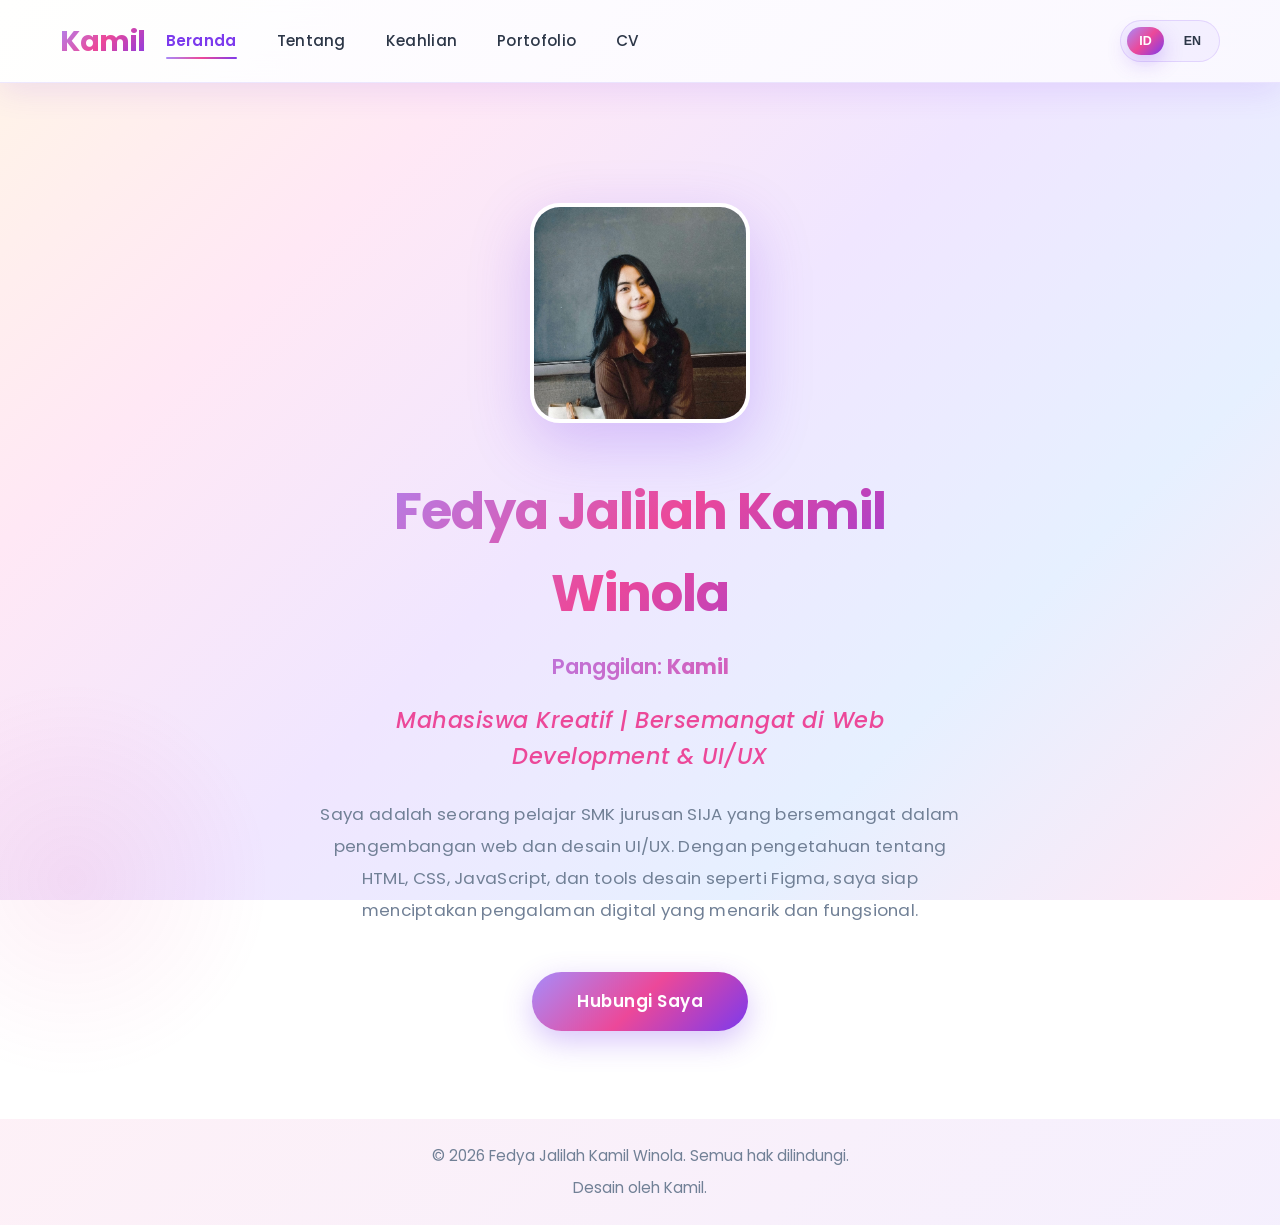
<file: Personal Branding/index.html>
<!DOCTYPE html>
<html lang="id">
<head>
  <meta charset="UTF-8">
  <meta name="viewport" content="width=device-width, initial-scale=1.0">
  <title>Fedya Jalilah Kamil Winola - Personal Branding</title>
  <link href="https://fonts.googleapis.com/css2?family=Poppins:wght@300;400;500;600;700&family=Playfair+Display:wght@400;700&display=swap" rel="stylesheet">
  <link rel="stylesheet" href="style.css">
</head>
<body>
  <!-- ==================== NAVBAR ==================== -->
  <nav>
    <div class="container">
      <a href="index.html" class="nav-brand">Kamil</a>
      <ul class="nav-menu">
        <li><a href="index.html" data-i18n="nav.home">Home</a></li>
        <li><a href="about.html" data-i18n="nav.about">About</a></li>
        <li><a href="skills.html" data-i18n="nav.skills">Skills</a></li>
        <li><a href="portofolio.html" data-i18n="nav.portfolio">Portfolio</a></li>
        <li><a href="cv.html" data-i18n="nav.cv">CV</a></li>
      </ul>
      <div class="lang-switch" aria-label="Language switcher">
        <button class="lang-btn active" data-lang="id" type="button">ID</button>
        <button class="lang-btn" data-lang="en" type="button">EN</button>
      </div>
      <div class="hamburger" aria-label="Open menu">
        <span></span>
        <span></span>
        <span></span>
      </div>
    </div>
  </nav>

  <!-- ==================== BAGIAN BERANDA ==================== -->
  <section class="section">
    <div class="container">
      <div class="hero-content">
        <img src="img/img5.jpg" alt="Fedya Jalilah Kamil Winola" class="profile-img">
        <h1>Fedya Jalilah Kamil Winola</h1>
        <p class="nickname"><span data-i18n="hero.call">Panggilan:</span> <strong>Kamil</strong></p>
        <p class="tagline" data-i18n="hero.tagline">Creative Student | Passionate in Web Development & UI/UX</p>
        <p class="description" data-i18n="hero.description">
          Saya adalah seorang pelajar SMK jurusan SIJA yang bersemangat dalam pengembangan web dan desain UI/UX. Dengan pengetahuan tentang HTML, CSS, JavaScript, dan tools desain seperti Figma, saya siap menciptakan pengalaman digital yang menarik dan fungsional.
        </p>
        <a href="cv.html" class="cta-button" data-i18n="hero.cta">Hubungi Saya</a>
      </div>
    </div>
  </section>

  <footer class="site-footer">
    <div class="container">
      <p data-i18n="footer.copy">© 2026 Fedya Jalilah Kamil Winola. Semua hak dilindungi.</p>
      <p data-i18n="footer.design">Desain oleh Kamil.</p>
    </div>
  </footer>

  <script src="sript.js"></script>
</body>
</html>
</file>
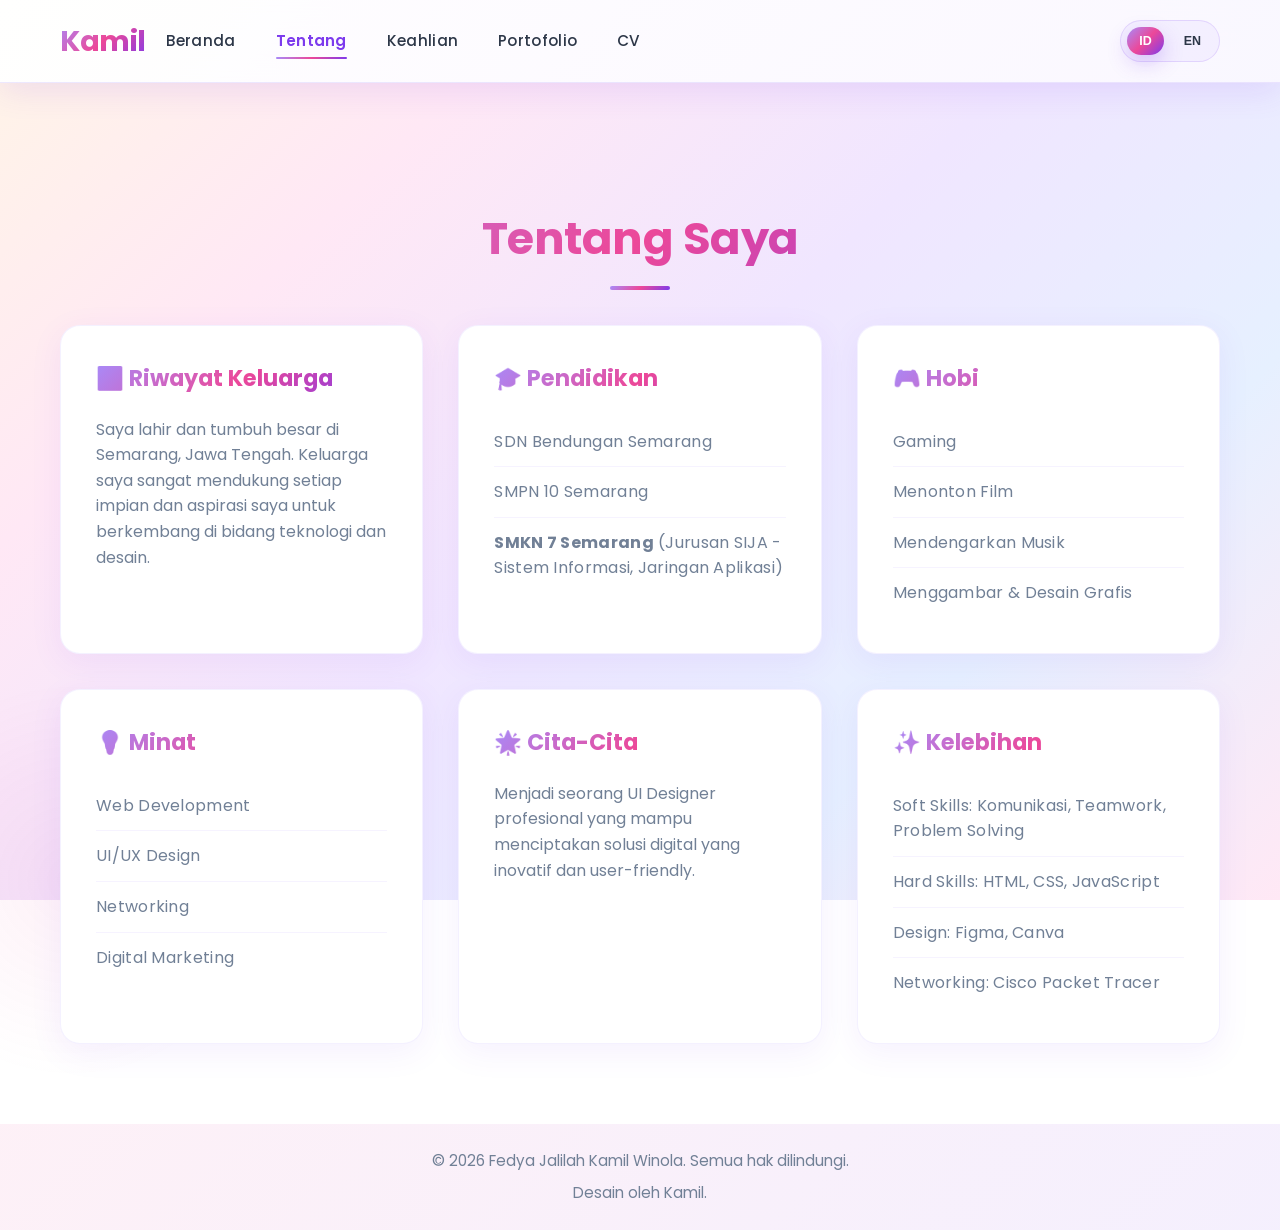
<file: about.html>
<!DOCTYPE html>
<html lang="id">
<head>
  <meta charset="UTF-8">
  <meta name="viewport" content="width=device-width, initial-scale=1.0">
  <title>About - Fedya Jalilah Kamil Winola</title>
  <link href="https://fonts.googleapis.com/css2?family=Poppins:wght@300;400;500;600;700&family=Playfair+Display:wght@400;700&display=swap" rel="stylesheet">
  <link rel="stylesheet" href="style.css">
</head>
<body>
  <!-- ==================== NAVBAR ==================== -->
  <nav>
    <div class="container">
      <a href="index.html" class="nav-brand">Kamil</a>
      <ul class="nav-menu">
        <li><a href="index.html" data-i18n="nav.home">Home</a></li>
        <li><a href="about.html" data-i18n="nav.about">About</a></li>
        <li><a href="skills.html" data-i18n="nav.skills">Skills</a></li>
        <li><a href="portofolio.html" data-i18n="nav.portfolio">Portfolio</a></li>
        <li><a href="cv.html" data-i18n="nav.cv">CV</a></li>
      </ul>
      <div class="lang-switch" aria-label="Language switcher">
        <button class="lang-btn active" data-lang="id" type="button">ID</button>
        <button class="lang-btn" data-lang="en" type="button">EN</button>
      </div>
      <div class="hamburger" aria-label="Open menu">
        <span></span>
        <span></span>
        <span></span>
      </div>
    </div>
  </nav>

  <!-- ==================== BAGIAN TENTANG ==================== -->
  <section class="section">
    <div class="container">
      <h1 class="page-title" data-i18n="about.title">Tentang Saya</h1>
      
      <div class="about-grid">
        <!-- Riwayat Keluarga -->
        <div class="info-card">
          <h3 data-i18n="about.family">👨‍👩‍👧‍👦 Riwayat Keluarga</h3>
          <p style="margin-top: 10px; color: var(--text-gray);" data-i18n="about.familyText">
            Saya lahir dan tumbuh besar di Semarang, Jawa Tengah. Keluarga saya sangat mendukung setiap impian dan aspirasi saya untuk berkembang di bidang teknologi dan desain.
          </p>
        </div>

        <!-- Pendidikan -->
        <div class="info-card">
          <h3 data-i18n="about.education">🎓 Pendidikan</h3>
          <ul>
            <li>SDN Bendungan Semarang</li>
            <li>SMPN 10 Semarang</li>
            <li><strong>SMKN 7 Semarang</strong> (Jurusan SIJA - Sistem Informasi, Jaringan Aplikasi)</li>
          </ul>
        </div>

        <!-- Hobi -->
        <div class="info-card">
          <h3 data-i18n="about.hobby">🎮 Hobi</h3>
          <ul>
            <li data-i18n="about.gaming">Gaming</li>
            <li data-i18n="about.watchMovies">Menonton Film</li>
            <li data-i18n="about.music">Mendengarkan Musik</li>
            <li data-i18n="about.draw">Menggambar & Desain Grafis</li>
          </ul>
        </div>

        <!-- Minat -->
        <div class="info-card">
          <h3 data-i18n="about.interest">💡 Minat</h3>
          <ul>
            <li>Web Development</li>
            <li>UI/UX Design</li>
            <li>Networking</li>
            <li>Digital Marketing</li>
          </ul>
        </div>

        <!-- Cita-Cita -->
        <div class="info-card">
          <h3 data-i18n="about.goal">🌟 Cita-Cita</h3>
          <p style="margin-top: 10px; color: var(--text-gray);" data-i18n="about.goalText">
            Menjadi seorang UI Designer profesional yang mampu menciptakan solusi digital yang inovatif dan user-friendly.
          </p>
        </div>

        <!-- Kelebihan -->
        <div class="info-card">
          <h3 data-i18n="about.strength">✨ Kelebihan</h3>
          <ul>
            <li data-i18n="about.softSkills">Soft Skills: Komunikasi, Teamwork, Problem Solving</li>
            <li data-i18n="about.hardSkills">Hard Skills: HTML, CSS, JavaScript</li>
            <li data-i18n="about.designSkills">Design: Figma, Canva</li>
            <li data-i18n="about.networkingSkills">Networking: Cisco Packet Tracer</li>
          </ul>
        </div>
      </div>
    </div>
  </section>

  <footer class="site-footer">
    <div class="container">
      <p data-i18n="footer.copy">© 2026 Fedya Jalilah Kamil Winola. Semua hak dilindungi.</p>
      <p data-i18n="footer.design">Desain oleh Kamil.</p>
    </div>
  </footer>

  <script src="sript.js"></script>
</body>
</html>
</file>
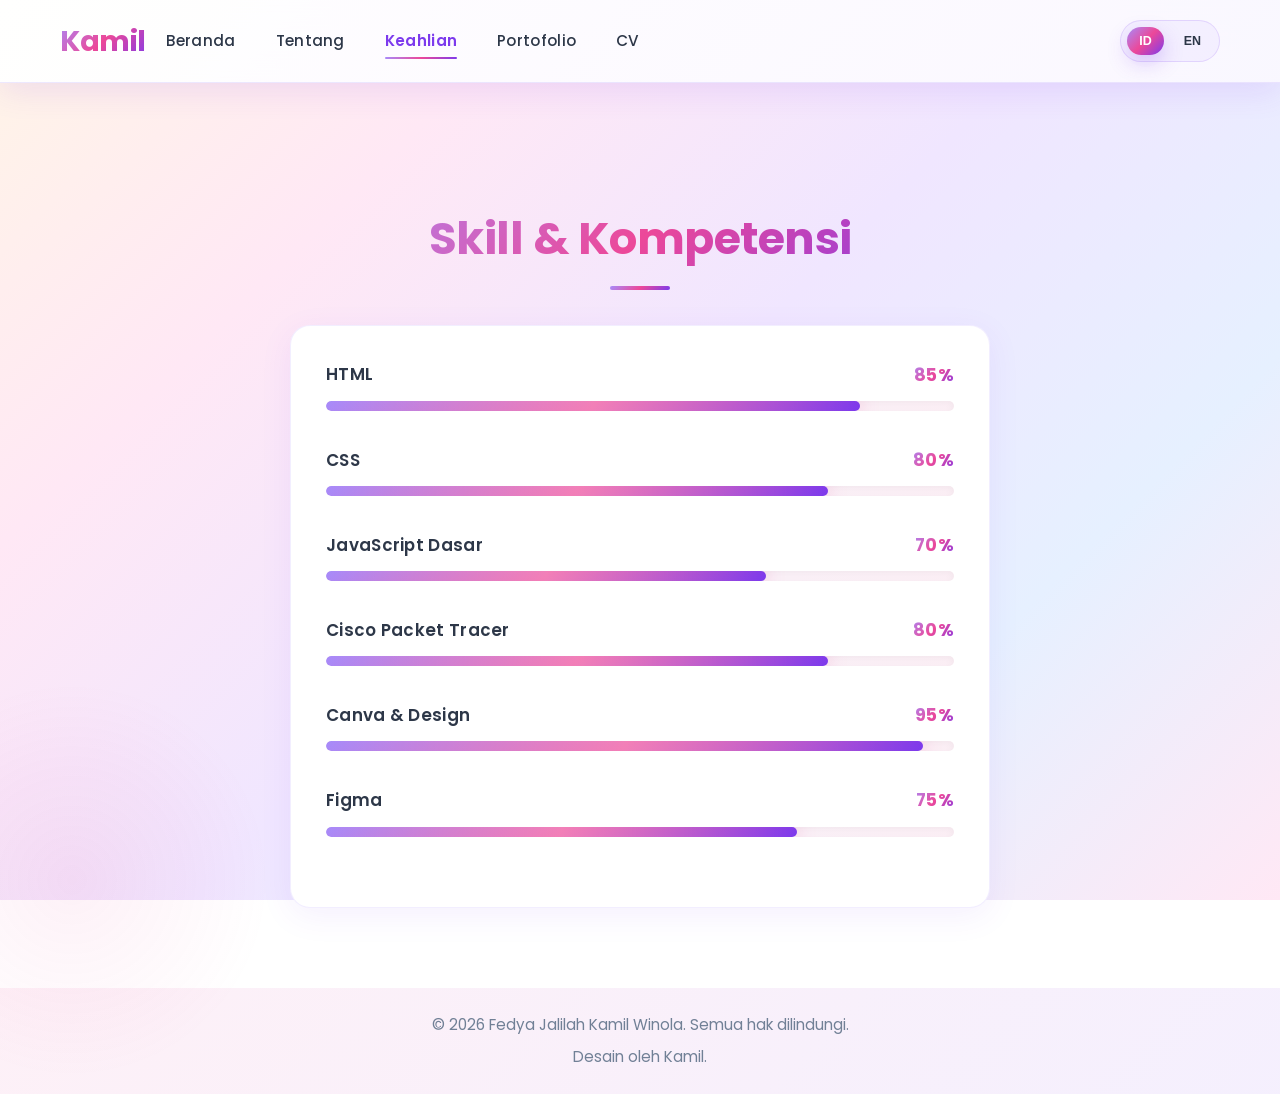
<file: skills.html>
<!DOCTYPE html>
<html lang="id">
<head>
  <meta charset="UTF-8">
  <meta name="viewport" content="width=device-width, initial-scale=1.0">
  <title>Skills - Fedya Jalilah Kamil Winola</title>
  <link href="https://fonts.googleapis.com/css2?family=Poppins:wght@300;400;500;600;700&family=Playfair+Display:wght@400;700&display=swap" rel="stylesheet">
  <link rel="stylesheet" href="style.css">
</head>
<body>
  <!-- ==================== NAVBAR ==================== -->
  <nav>
    <div class="container">
      <a href="index.html" class="nav-brand">Kamil</a>
      <ul class="nav-menu">
        <li><a href="index.html" data-i18n="nav.home">Home</a></li>
        <li><a href="about.html" data-i18n="nav.about">About</a></li>
        <li><a href="skills.html" data-i18n="nav.skills">Skills</a></li>
        <li><a href="portofolio.html" data-i18n="nav.portfolio">Portfolio</a></li>
        <li><a href="cv.html" data-i18n="nav.cv">CV</a></li>
      </ul>
      <div class="lang-switch" aria-label="Language switcher">
        <button class="lang-btn active" data-lang="id" type="button">ID</button>
        <button class="lang-btn" data-lang="en" type="button">EN</button>
      </div>
      <div class="hamburger" aria-label="Open menu">
        <span></span>
        <span></span>
        <span></span>
      </div>
    </div>
  </nav>

  <!-- ==================== BAGIAN KEAHLIAN ==================== -->
  <section class="section">
    <div class="container">
      <div style="max-width: 700px; margin: 0 auto; width: 100%;">
        <h1 class="page-title" data-i18n="skills.title">Skill & Kompetensi</h1>
        
        <div class="card">
          <!-- HTML -->
          <div class="skill-item">
            <div class="skill-name">
              <span>HTML</span>
              <span class="skill-percentage">85%</span>
            </div>
            <div class="progress-bar">
              <div class="progress-fill" data-percentage="85"></div>
            </div>
          </div>

          <!-- CSS -->
          <div class="skill-item">
            <div class="skill-name">
              <span>CSS</span>
              <span class="skill-percentage">80%</span>
            </div>
            <div class="progress-bar">
              <div class="progress-fill" data-percentage="80"></div>
            </div>
          </div>

          <!-- JavaScript -->
          <div class="skill-item">
            <div class="skill-name">
              <span>JavaScript Dasar</span>
              <span class="skill-percentage">70%</span>
            </div>
            <div class="progress-bar">
              <div class="progress-fill" data-percentage="70"></div>
            </div>
          </div>

          <!-- Cisco Packet Tracer -->
          <div class="skill-item">
            <div class="skill-name">
              <span>Cisco Packet Tracer</span>
              <span class="skill-percentage">80%</span>
            </div>
            <div class="progress-bar">
              <div class="progress-fill" data-percentage="80"></div>
            </div>
          </div>

          <!-- Canva / Design -->
          <div class="skill-item">
            <div class="skill-name">
              <span>Canva & Design</span>
              <span class="skill-percentage">95%</span>
            </div>
            <div class="progress-bar">
              <div class="progress-fill" data-percentage="95"></div>
            </div>
          </div>

          <!-- Figma -->
          <div class="skill-item">
            <div class="skill-name">
              <span>Figma</span>
              <span class="skill-percentage">75%</span>
            </div>
            <div class="progress-bar">
              <div class="progress-fill" data-percentage="75"></div>
            </div>
          </div>
        </div>
      </div>
    </div>
  </section>

  <footer class="site-footer">
    <div class="container">
      <p>© 2026 Fedya Jalilah Kamil Winola. Semua hak dilindungi.</p>
      <p>Desain oleh Kamil.</p>
    </div>
  </footer>

  <script src="sript.js"></script>
</body>
</html>
</file>
<file: Personal Branding/style.css>
/* ==================== GAYA UMUM ==================== */
* {
  margin: 0;
  padding: 0;
  box-sizing: border-box;
}

:root {
  --primary-light: #a78bfa;
  --primary-dark: #7c3aed;
  --secondary-pink: #ec4899;
  --secondary-rose: #f43f5e;
  --bg-white: #ffffff;
  --bg-light: #faf8ff;
  --text-dark: #2d3748;
  --text-gray: #718096;
  --border-light: #e2e8f0;
  --accent-gradient: linear-gradient(135deg, #a78bfa 0%, #ec4899 50%, #7c3aed 100%);
}

html {
  scroll-behavior: smooth;
}

body {
  font-family: 'Poppins', sans-serif;
  background: linear-gradient(135deg, #fff5e6 0%, #ffe8f5 25%, #f0e6ff 50%, #e6f0ff 75%, #ffe8f5 100%);
  background-attachment: fixed;
  color: var(--text-dark);
  line-height: 1.6;
  overflow-x: hidden;
  position: relative;
  width: 100%;
  transition: overflow 0.3s ease;
}

/* Elemen dekoratif latar belakang halus */
body::before {
  content: '';
  position: fixed;
  top: -50%;
  right: -10%;
  width: 500px;
  height: 500px;
  background: radial-gradient(circle, rgba(167, 139, 250, 0.08) 0%, transparent 70%);
  border-radius: 50%;
  pointer-events: none;
  z-index: -1;
}

body::after {
  content: '';
  position: fixed;
  bottom: -20%;
  left: -10%;
  width: 400px;
  height: 400px;
  background: radial-gradient(circle, rgba(236, 72, 153, 0.08) 0%, transparent 70%);
  border-radius: 50%;
  pointer-events: none;
  z-index: -1;
}

/* ==================== KONTAINER ==================== */
.container {
  max-width: 1200px;
  margin: 0 auto;
  padding: 0 20px;
  width: 100%;
  box-sizing: border-box;
}

.section {
  min-height: 100vh;
  display: flex;
  align-items: center;
  justify-content: center;
  padding: 120px 20px 80px;
  position: relative;
  width: 100%;
  box-sizing: border-box;
}

/* ==================== BILAH NAVIGASI ==================== */
nav {
  position: sticky;
  top: 0;
  background: linear-gradient(135deg, rgba(255, 255, 255, 0.95) 0%, rgba(250, 248, 255, 0.95) 100%);
  backdrop-filter: blur(20px);
  box-shadow: 0 8px 32px rgba(124, 58, 237, 0.12);
  z-index: 1000;
  border-bottom: 1px solid rgba(167, 139, 250, 0.2);
  width: 100%;
}

nav .container {
  display: flex;
  justify-content: space-between;
  align-items: center;
  padding: 18px 20px;
  position: relative;
  max-width: 1200px;
  margin: 0 auto;
  width: 100%;
  box-sizing: border-box;
  gap: 20px;
}

.lang-switch {
  display: flex;
  align-items: center;
  gap: 8px;
  padding: 6px;
  background: rgba(167, 139, 250, 0.08);
  border: 1px solid rgba(124, 58, 237, 0.15);
  border-radius: 999px;
  margin-left: auto;
}

.lang-btn {
  border: none;
  background: transparent;
  color: var(--text-dark);
  font-weight: 600;
  font-size: 0.78rem;
  padding: 7px 12px;
  border-radius: 999px;
  cursor: pointer;
  transition: all 0.3s ease;
}

.lang-btn.active {
  background: var(--accent-gradient);
  color: #fff;
  box-shadow: 0 8px 20px rgba(124, 58, 237, 0.25);
}

.nav-brand {
  font-size: 1.8rem;
  font-weight: 700;
  background: var(--accent-gradient);
  -webkit-background-clip: text;
  -webkit-text-fill-color: transparent;
  background-clip: text;
  text-decoration: none;
  letter-spacing: -0.5px;
  transition: all 0.3s ease;
}

.nav-brand:hover {
  transform: scale(1.05);
  filter: drop-shadow(0 4px 12px rgba(236, 72, 153, 0.2));
}

.nav-menu {
  display: flex;
  list-style: none;
  gap: 40px;
  align-items: center;
}

.nav-menu a {
  text-decoration: none;
  color: var(--text-dark);
  font-weight: 500;
  font-size: 0.95rem;
  position: relative;
  transition: all 0.3s ease;
  letter-spacing: 0.3px;
}

.nav-menu a::after {
  content: '';
  position: absolute;
  width: 0;
  height: 2.5px;
  bottom: -8px;
  left: 0;
  background: var(--accent-gradient);
  transition: width 0.4s cubic-bezier(0.25, 0.46, 0.45, 0.94);
  border-radius: 2px;
}

.nav-menu a:hover::after,
.nav-menu a.active::after {
  width: 100%;
}

.nav-menu a.active {
  color: var(--primary-dark);
  font-weight: 600;
}

.nav-menu a:hover {
  color: var(--secondary-pink);
}

.hamburger {
  display: none;
  flex-direction: column;
  cursor: pointer;
  gap: 6px;
  padding: 0;
  background: none;
  border: none;
  z-index: 1001;
}

.hamburger span {
  width: 28px;
  height: 3px;
  background: var(--primary-dark);
  border-radius: 3px;
  transition: all 0.4s cubic-bezier(0.25, 0.46, 0.45, 0.94);
  display: block;
}

/* ==================== ANIMASI ==================== */
@keyframes fadeIn {
  from {
    opacity: 0;
    transform: translateY(20px);
  }
  to {
    opacity: 1;
    transform: translateY(0);
  }
}

@keyframes slideInLeft {
  from {
    opacity: 0;
    transform: translateX(-30px);
  }
  to {
    opacity: 1;
    transform: translateX(0);
  }
}

@keyframes slideInRight {
  from {
    opacity: 0;
    transform: translateX(30px);
  }
  to {
    opacity: 1;
    transform: translateX(0);
  }
}

@keyframes floatUp {
  0%, 100% {
    transform: translateY(0px);
  }
  50% {
    transform: translateY(-10px);
  }
}

@keyframes pulse {
  0%, 100% {
    opacity: 1;
  }
  50% {
    opacity: 0.5;
  }
}

@keyframes shimmer {
  0% {
    background-position: -1000px 0;
  }
  100% {
    background-position: 1000px 0;
  }
}

.fade-in {
  animation: fadeIn 0.8s ease-out forwards;
}

.slide-in-left {
  animation: slideInLeft 0.8s ease-out forwards;
}

.slide-in-right {
  animation: slideInRight 0.8s ease-out forwards;
}

/* ==================== HALAMAN BERANDA ==================== */
.hero-content {
  text-align: center;
  max-width: 650px;
  margin: 0 auto;
  width: 100%;
  box-sizing: border-box;
}

.profile-img {
  width: 220px;
  height: 220px;
  border-radius: 30px;
  object-fit: cover;
  margin: 0 auto 40px;
  box-shadow: 0 20px 60px rgba(124, 58, 237, 0.25);
  border: 4px solid white;
  position: relative;
  transition: all 0.4s cubic-bezier(0.25, 0.46, 0.45, 0.94);
  animation: fadeIn 0.8s ease-out, floatUp 3s ease-in-out infinite;
}

.profile-img::before {
  content: '';
  position: absolute;
  inset: -8px;
  border-radius: 30px;
  background: var(--accent-gradient);
  z-index: -1;
  opacity: 0;
  transition: opacity 0.3s ease;
}

.profile-img:hover {
  transform: scale(1.08) rotate(2deg);
  box-shadow: 0 30px 80px rgba(236, 72, 153, 0.35);
}

.profile-img:hover::before {
  opacity: 1;
  animation: shimmer 2s infinite;
}

.hero-content h1 {
  font-size: 3.2rem;
  font-weight: 700;
  margin-bottom: 15px;
  background: var(--accent-gradient);
  -webkit-background-clip: text;
  -webkit-text-fill-color: transparent;
  background-clip: text;
  animation: slideInLeft 0.8s ease-out 0.2s both;
  letter-spacing: -1px;
}

.hero-content .nickname {
  font-size: 1.3rem;
  background: linear-gradient(135deg, var(--primary-light), var(--secondary-pink));
  -webkit-background-clip: text;
  -webkit-text-fill-color: transparent;
  background-clip: text;
  font-weight: 600;
  margin-bottom: 20px;
  animation: slideInRight 0.8s ease-out 0.3s both;
}

.tagline {
  font-size: 1.4rem;
  color: var(--secondary-pink);
  margin-bottom: 25px;
  font-style: italic;
  font-weight: 500;
  animation: fadeIn 0.8s ease-out 0.4s both;
  letter-spacing: 0.5px;
}

.description {
  font-size: 1.05rem;
  color: var(--text-gray);
  margin-bottom: 45px;
  line-height: 1.9;
  animation: fadeIn 0.8s ease-out 0.5s both;
  letter-spacing: 0.3px;
}

.cta-button {
  display: inline-block;
  padding: 16px 45px;
  background: var(--accent-gradient);
  color: white;
  text-decoration: none;
  border-radius: 50px;
  font-weight: 600;
  font-size: 1.05rem;
  transition: all 0.4s cubic-bezier(0.25, 0.46, 0.45, 0.94);
  cursor: pointer;
  border: none;
  box-shadow: 0 10px 30px rgba(124, 58, 237, 0.3);
  animation: fadeIn 0.8s ease-out 0.6s both;
  letter-spacing: 0.5px;
  position: relative;
  overflow: hidden;
}

.cta-button::before {
  content: '';
  position: absolute;
  top: 0;
  left: -100%;
  width: 100%;
  height: 100%;
  background: rgba(255, 255, 255, 0.2);
  transition: left 0.5s ease;
}

.cta-button:hover::before {
  left: 100%;
}

.cta-button:hover {
  transform: translateY(-4px);
  box-shadow: 0 15px 45px rgba(236, 72, 153, 0.4);
}

/* ==================== KARTU ==================== */
.card {
  background: white;
  border-radius: 20px;
  padding: 35px;
  box-shadow: 0 8px 32px rgba(124, 58, 237, 0.08);
  border: 1.5px solid rgba(167, 139, 250, 0.15);
  transition: all 0.4s cubic-bezier(0.25, 0.46, 0.45, 0.94);
  animation: fadeIn 0.8s ease-out;
  position: relative;
  overflow: hidden;
}

.card::before {
  content: '';
  position: absolute;
  top: -50%;
  right: -50%;
  width: 200px;
  height: 200px;
  background: radial-gradient(circle, rgba(236, 72, 153, 0.1) 0%, transparent 70%);
  border-radius: 50%;
  transition: all 0.6s ease;
}

.card:hover {
  transform: translateY(-8px);
  box-shadow: 0 20px 50px rgba(124, 58, 237, 0.15);
  border-color: var(--primary-light);
}

.card:hover::before {
  top: -30%;
  right: -30%;
}

.card-title {
  font-size: 1.6rem;
  font-weight: 700;
  margin-bottom: 18px;
  background: var(--accent-gradient);
  -webkit-background-clip: text;
  -webkit-text-fill-color: transparent;
  background-clip: text;
  position: relative;
  z-index: 1;
}

.card-text {
  color: var(--text-gray);
  line-height: 1.85;
  position: relative;
  z-index: 1;
  letter-spacing: 0.3px;
}

/* ==================== KEAHLIAN ==================== */
.skill-item {
  margin-bottom: 35px;
}

.skill-name {
  font-weight: 600;
  margin-bottom: 12px;
  display: flex;
  justify-content: space-between;
  align-items: center;
  font-size: 1.05rem;
  letter-spacing: 0.3px;
}

.skill-percentage {
  background: var(--accent-gradient);
  -webkit-background-clip: text;
  -webkit-text-fill-color: transparent;
  background-clip: text;
  font-weight: 700;
  font-size: 1.1rem;
}

.progress-bar {
  width: 100%;
  height: 10px;
  background: linear-gradient(90deg, rgba(167, 139, 250, 0.08), rgba(236, 72, 153, 0.08));
  border-radius: 12px;
  overflow: hidden;
  position: relative;
  box-shadow: inset 0 2px 8px rgba(0, 0, 0, 0.05);
}

.progress-fill {
  height: 100%;
  background: var(--accent-gradient);
  border-radius: 12px;
  width: 0%;
  animation: fillProgress 1.8s cubic-bezier(0.25, 0.46, 0.45, 0.94) forwards;
  box-shadow: 0 0 20px rgba(236, 72, 153, 0.4);
  position: relative;
}

.progress-fill::after {
  content: '';
  position: absolute;
  top: 0;
  left: 0;
  right: 0;
  bottom: 0;
  background: linear-gradient(90deg, transparent, rgba(255, 255, 255, 0.3), transparent);
  animation: shimmer 2s infinite;
}

@keyframes fillProgress {
  from {
    width: 0%;
  }
  to {
    width: var(--progress-width);
  }
}

/* ==================== PORTOFOLIO ==================== */
.portfolio-grid {
  display: grid;
  grid-template-columns: repeat(auto-fit, minmax(320px, 1fr));
  gap: 35px;
  margin-bottom: 70px;
}

.portfolio-card {
  background: white;
  border-radius: 20px;
  overflow: hidden;
  box-shadow: 0 8px 32px rgba(124, 58, 237, 0.1);
  border: 1.5px solid rgba(167, 139, 250, 0.12);
  transition: all 0.4s cubic-bezier(0.25, 0.46, 0.45, 0.94);
  animation: fadeIn 0.8s ease-out;
  position: relative;
}

.portfolio-card::before {
  content: '';
  position: absolute;
  top: 0;
  left: 0;
  right: 0;
  height: 3px;
  background: var(--accent-gradient);
  transform: scaleX(0);
  transform-origin: left;
  transition: transform 0.4s ease;
  z-index: 2;
}

.portfolio-card:hover {
  transform: translateY(-12px);
  box-shadow: 0 25px 60px rgba(236, 72, 153, 0.2);
  border-color: var(--primary-light);
}

.portfolio-card:hover::before {
  transform: scaleX(1);
}

.portfolio-card-img {
  width: 100%;
  height: 350px;
  object-fit: cover;
  transition: all 0.5s cubic-bezier(0.25, 0.46, 0.45, 0.94);
  filter: brightness(1);
}

.portfolio-card:hover .portfolio-card-img {
  transform: scale(1.08);
  filter: brightness(0.95);
}

.portfolio-card-content {
  padding: 28px;
}

.portfolio-card h3 {
  font-size: 1.4rem;
  font-weight: 700;
  margin-bottom: 12px;
  background: var(--accent-gradient);
  -webkit-background-clip: text;
  -webkit-text-fill-color: transparent;
  background-clip: text;
}

.portfolio-card p {
  color: var(--text-gray);
  margin-bottom: 22px;
  font-size: 0.98rem;
  line-height: 1.7;
  letter-spacing: 0.3px;
}

.portfolio-link {
  display: inline-block;
  padding: 12px 24px;
  background: var(--accent-gradient);
  color: white;
  text-decoration: none;
  border-radius: 25px;
  font-weight: 600;
  font-size: 0.95rem;
  transition: all 0.3s ease;
  box-shadow: 0 4px 15px rgba(124, 58, 237, 0.25);
}

.portfolio-link:hover {
  transform: translateX(6px);
  box-shadow: 0 8px 25px rgba(236, 72, 153, 0.3);
}

/* ==================== BAGIAN SERTIFIKAT ==================== */
.certificate-section {
  margin-top: 80px;
  padding-top: 80px;
  border-top: 2px solid rgba(167, 139, 250, 0.2);
}

.certificate-title {
  text-align: center;
  font-size: 2.3rem;
  font-weight: 700;
  margin-bottom: 50px;
  background: var(--accent-gradient);
  -webkit-background-clip: text;
  -webkit-text-fill-color: transparent;
  background-clip: text;
}

.certificate-grid {
  display: grid;
  grid-template-columns: repeat(auto-fit, minmax(300px, 1fr));
  gap: 35px;
}

.certificate-card {
  background: white;
  border-radius: 20px;
  overflow: hidden;
  box-shadow: 0 8px 32px rgba(124, 58, 237, 0.1);
  border: 2px solid var(--primary-light);
  transition: all 0.4s cubic-bezier(0.25, 0.46, 0.45, 0.94);
  animation: fadeIn 0.8s ease-out;
  cursor: pointer;
  position: relative;
}

.certificate-card::after {
  content: '🔍';
  position: absolute;
  top: 50%;
  left: 50%;
  transform: translate(-50%, -50%);
  font-size: 2.5rem;
  opacity: 0;
  transition: all 0.3s ease;
  z-index: 10;
}

.certificate-card:hover {
  transform: translateY(-12px);
  box-shadow: 0 25px 60px rgba(236, 72, 153, 0.25);
}

.certificate-card:hover::after {
  opacity: 1;
}

.certificate-card:hover img {
  filter: brightness(0.7);
  transform: scale(1.05);
}

.certificate-card img {
  width: 100%;
  height: 400px;
  object-fit: cover;
  transition: all 0.4s ease;
  filter: brightness(1);
}

.certificate-card-content {
  padding: 22px;
  text-align: center;
  background: linear-gradient(135deg, rgba(167, 139, 250, 0.03), rgba(236, 72, 153, 0.03));
}

.certificate-card h3 {
  font-size: 1.2rem;
  font-weight: 700;
  background: var(--accent-gradient);
  -webkit-background-clip: text;
  -webkit-text-fill-color: transparent;
  background-clip: text;
}

/* ==================== HALAMAN CV ==================== */
.cv-container {
  max-width: 850px;
  margin: 0 auto;
  display: grid;
  gap: 45px;
}

.cv-header {
  text-align: center;
  padding-bottom: 40px;
  border-bottom: 2px solid rgba(167, 139, 250, 0.2);
}

.cv-header .profile-img {
  width: 300px;
  height: 300px;
  margin-bottom: 25px;
}

.cv-header h1 {
  font-size: 2.2rem;
  background: var(--accent-gradient);
  -webkit-background-clip: text;
  -webkit-text-fill-color: transparent;
  background-clip: text;
  margin-bottom: 10px;
  letter-spacing: -0.5px;
}

.cv-section {
  animation: fadeIn 0.8s ease-out;
}

.cv-data-grid {
  display: grid;
  grid-template-columns: 1fr 1fr;
  gap: 30px;
}

.cv-data-column .cv-item {
  margin-bottom: 20px;
}

.cv-data-column .cv-item:last-child {
  margin-bottom: 0;
}

.cv-section-title {
  font-size: 1.6rem;
  font-weight: 700;
  background: var(--accent-gradient);
  -webkit-background-clip: text;
  -webkit-text-fill-color: transparent;
  background-clip: text;
  margin-bottom: 25px;
  padding-bottom: 12px;
  border-bottom: 2.5px solid var(--primary-light);
}

.cv-item {
  margin-bottom: 25px;
  padding-bottom: 25px;
  border-bottom: 1px solid rgba(167, 139, 250, 0.1);
  transition: all 0.3s ease;
}

.cv-item:last-child {
  border-bottom: none;
}

.cv-item:hover {
  padding-left: 10px;
}

.cv-item h4 {
  font-size: 1.15rem;
  font-weight: 700;
  color: var(--text-dark);
  margin-bottom: 8px;
  letter-spacing: 0.3px;
}

.cv-item p {
  color: var(--text-gray);
  margin-bottom: 5px;
  font-size: 0.98rem;
  line-height: 1.7;
  letter-spacing: 0.3px;
}

.cv-quote {
  background: linear-gradient(135deg, rgba(167, 139, 250, 0.08), rgba(236, 72, 153, 0.08));
  padding: 40px;
  border-radius: 20px;
  border-left: 5px solid var(--primary-dark);
  border-right: 5px solid var(--secondary-pink);
  font-style: italic;
  text-align: center;
  background-clip: padding-box;
  color: var(--primary-dark);
  font-weight: 600;
  font-size: 1.2rem;
  animation: fadeIn 0.8s ease-out;
  letter-spacing: 0.3px;
  line-height: 1.8;
  box-shadow: 0 8px 32px rgba(124, 58, 237, 0.1);
}

/* ==================== BAGIAN KONTAK ==================== */
.contact-grid {
  display: grid;
  grid-template-columns: repeat(auto-fit, minmax(220px, 1fr));
  gap: 25px;
  margin-top: 25px;
}

.contact-card {
  background: white;
  border: 2px solid rgba(167, 139, 250, 0.15);
  border-radius: 18px;
  padding: 30px 25px;
  text-align: center;
  text-decoration: none;
  transition: all 0.4s cubic-bezier(0.25, 0.46, 0.45, 0.94);
  cursor: pointer;
  position: relative;
  overflow: hidden;
  display: flex;
  flex-direction: column;
  align-items: center;
  gap: 15px;
  box-shadow: 0 4px 15px rgba(124, 58, 237, 0.08);
}

.contact-card::before {
  content: '';
  position: absolute;
  top: 0;
  left: 0;
  right: 0;
  height: 3px;
  background: var(--accent-gradient);
  transform: scaleX(0);
  transform-origin: left;
  transition: transform 0.4s ease;
}

.contact-card:hover {
  transform: translateY(-8px);
  border-color: var(--primary-light);
  box-shadow: 0 15px 40px rgba(124, 58, 237, 0.15);
}

.contact-card:hover::before {
  transform: scaleX(1);
}

.contact-icon {
  font-size: 2.5rem;
  transition: all 0.3s ease;
}

.contact-card:hover .contact-icon {
  transform: scale(1.2) rotate(5deg);
}

.contact-card h3 {
  font-size: 1.2rem;
  font-weight: 700;
  color: var(--primary-dark);
  margin: 0;
}

.contact-card p {
  color: var(--text-gray);
  font-size: 0.95rem;
  margin: 0;
  word-break: break-word;
  transition: all 0.3s ease;
}

.contact-card:hover p {
  color: var(--primary-light);
}

/* ==================== HALAMAN TENTANG ==================== */
.about-grid {
  display: grid;
  grid-template-columns: repeat(auto-fit, minmax(320px, 1fr));
  gap: 35px;
}

.info-card {
  background: white;
  border-radius: 20px;
  padding: 35px;
  box-shadow: 0 8px 32px rgba(124, 58, 237, 0.08);
  border: 1.5px solid rgba(167, 139, 250, 0.12);
  transition: all 0.4s cubic-bezier(0.25, 0.46, 0.45, 0.94);
  animation: fadeIn 0.8s ease-out;
  position: relative;
  overflow: hidden;
}

.info-card::before {
  content: '';
  position: absolute;
  top: 0;
  left: 0;
  right: 0;
  height: 4px;
  background: var(--accent-gradient);
  transform: scaleX(0);
  transform-origin: left;
  transition: transform 0.4s ease;
}

.info-card:hover {
  transform: translateY(-10px);
  box-shadow: 0 20px 50px rgba(124, 58, 237, 0.15);
  border-color: var(--primary-light);
}

.info-card:hover::before {
  transform: scaleX(1);
}

.info-card h3 {
  font-size: 1.4rem;
  font-weight: 700;
  background: var(--accent-gradient);
  -webkit-background-clip: text;
  -webkit-text-fill-color: transparent;
  background-clip: text;
  margin-bottom: 20px;
  display: flex;
  align-items: center;
  gap: 12px;
  position: relative;
  z-index: 1;
}

.info-card ul {
  list-style: none;
  margin: 0;
}

.info-card li {
  padding: 12px 0;
  color: var(--text-gray);
  border-bottom: 1px solid rgba(167, 139, 250, 0.1);
  transition: all 0.3s ease;
  position: relative;
  z-index: 1;
  letter-spacing: 0.3px;
}

.info-card li:last-child {
  border-bottom: none;
}

.info-card li:hover {
  color: var(--primary-dark);
  padding-left: 12px;
  transform: translateX(5px);
}

/* ==================== FOOTER ==================== */
.site-footer {
  background: linear-gradient(135deg, rgba(236, 72, 153, 0.08), rgba(124, 58, 237, 0.08));
  padding: 25px 0;
  color: var(--text-dark);
}

.site-footer .container {
  display: flex;
  flex-direction: column;
  gap: 8px;
  align-items: center;
  text-align: center;
}

.site-footer p {
  margin: 0;
  color: var(--text-gray);
  font-size: 0.95rem;
}

@media (max-width: 768px) {
  .site-footer .container {
    padding: 0 20px;
  }
}

/* ==================== DESAIN RESPONSIF ==================== */
@media (max-width: 768px) {
  .hamburger {
    display: flex;
  }

  .nav-menu {
    position: fixed;
    top: 65px;
    left: 0;
    right: 0;
    width: 100%;
    background: linear-gradient(135deg, rgba(255, 255, 255, 0.98) 0%, rgba(250, 248, 255, 0.98) 100%);
    flex-direction: column;
    gap: 0;
    padding: 0;
    margin: 0;
    box-shadow: 0 8px 32px rgba(124, 58, 237, 0.12);
    max-height: 0;
    overflow: hidden;
    transition: max-height 0.4s cubic-bezier(0.25, 0.46, 0.45, 0.94);
    border-bottom: 1px solid rgba(167, 139, 250, 0.2);
    backdrop-filter: blur(10px);
    z-index: 999;
  }

  .nav-menu.active {
    max-height: 100vh;
    overflow-y: auto;
  }

  .nav-menu li {
    border-bottom: 1px solid rgba(167, 139, 250, 0.08);
    margin: 0;
    list-style: none;
  }

  .nav-menu li:last-child {
    border-bottom: none;
  }

  .cv-data-grid {
    grid-template-columns: 1fr;
    gap: 20px;
  }

  .nav-menu a {
    display: block;
    padding: 16px 20px;
    text-decoration: none;
    color: var(--text-dark);
    font-weight: 500;
    transition: all 0.3s ease;
  }

  .nav-menu a::after {
    display: none;
  }

  .nav-menu a:hover {
    background: linear-gradient(135deg, rgba(167, 139, 250, 0.08), rgba(236, 72, 153, 0.08));
    color: var(--primary-dark);
    padding-left: 24px;
  }

  .nav-menu a.active {
    background: linear-gradient(135deg, rgba(167, 139, 250, 0.12), rgba(236, 72, 153, 0.12));
    color: var(--primary-dark);
    font-weight: 600;
    border-left: 4px solid var(--primary-dark);
    padding-left: 16px;
  }

  .hamburger.active span:nth-child(1) {
    transform: rotate(45deg) translate(12px, 10px);
  }

  .hamburger.active span:nth-child(2) {
    opacity: 0;
  }

  .hamburger.active span:nth-child(3) {
    transform: rotate(-45deg) translate(8px, -8px);
  }

  .hero-content h1 {
    font-size: 2.2rem;
  }

  .hero-content .nickname {
    font-size: 1.1rem;
  }

  .tagline {
    font-size: 1.1rem;
  }

  .description {
    font-size: 0.98rem;
  }

  .profile-img {
    width: 160px;
    height: 160px;
  }

  .section {
    padding: 100px 20px 60px;
    width: 100%;
  }

  nav .container {
    padding: 14px 20px;
  }

  .nav-brand {
    font-size: 1.6rem;
  }

  .portfolio-grid,
  .certificate-grid,
  .about-grid {
    grid-template-columns: 1fr;
    gap: 25px;
  }

  .cv-container {
    max-width: 100%;
  }

  .page-title {
    font-size: 2.2rem;
    margin-bottom: 40px;
  }

  .page-title::after {
    width: 50px;
  }

  .card {
    padding: 25px;
  }

  .info-card {
    padding: 25px;
  }

  .certificate-card img {
    height: 220px;
  }
}

@media (max-width: 480px) {
  .hero-content h1 {
    font-size: 1.8rem;
  }

  .hero-content .nickname {
    font-size: 0.95rem;
  }

  .tagline {
    font-size: 0.95rem;
  }

  .description {
    font-size: 0.9rem;
    margin-bottom: 30px;
  }

  .cta-button {
    padding: 12px 30px;
    font-size: 0.9rem;
  }

  .profile-img {
    width: 140px;
    height: 140px;
  }

  .card {
    padding: 20px;
  }

  .section {
    padding: 80px 15px 50px;
  }

  nav .container {
    padding: 12px 15px;
  }

  .page-title {
    font-size: 1.6rem;
    margin-bottom: 30px;
  }

  .page-title::after {
    width: 40px;
  }

  .nav-brand {
    font-size: 1.5rem;
  }

  .info-card {
    padding: 20px;
  }

  .certificate-card img {
    height: 180px;
  }

  .cv-header h1 {
    font-size: 1.8rem;
  }

  .cv-section-title {
    font-size: 1.3rem;
  }

  .portfolio-link {
    padding: 10px 18px;
    font-size: 0.85rem;
  }
}

/* ==================== CONTACT RESPONSIVE ==================== */
@media (max-width: 768px) {
  .contact-grid {
    grid-template-columns: 1fr;
    gap: 20px;
  }

  .contact-card {
    padding: 25px 20px;
  }

  .contact-icon {
    font-size: 2rem;
  }

  .contact-card h3 {
    font-size: 1.1rem;
  }

  .contact-card p {
    font-size: 0.9rem;
  }
}

/* ==================== PAGE TITLE ==================== */
.page-title {
  text-align: center;
  font-size: 2.8rem;
  font-weight: 700;
  margin-bottom: 50px;
  background: var(--accent-gradient);
  -webkit-background-clip: text;
  -webkit-text-fill-color: transparent;
  background-clip: text;
  animation: fadeIn 0.8s ease-out;
  letter-spacing: -0.5px;
  position: relative;
}

.page-title::after {
  content: '';
  position: absolute;
  bottom: -15px;
  left: 50%;
  transform: translateX(-50%);
  width: 60px;
  height: 4px;
  background: var(--accent-gradient);
  border-radius: 2px;
}

/* ==================== UTILITY CLASSES ==================== */
.text-center {
  text-align: center;
}

.mt-20 {
  margin-top: 20px;
}

.mt-40 {
  margin-top: 40px;
}

.mb-20 {
  margin-bottom: 20px;
}

.mb-40 {
  margin-bottom: 40px;
}

/* ==================== MODAL LIGHTBOX ==================== */
.modal {
  display: none;
  position: fixed;
  z-index: 2000;
  left: 0;
  top: 0;
  width: 100%;
  height: 100%;
  background-color: rgba(0, 0, 0, 0.8);
  animation: fadeIn 0.3s ease-out;
}

.modal.active {
  display: flex;
  align-items: center;
  justify-content: center;
}

.modal-content {
  position: relative;
  background-color: white;
  padding: 20px;
  border-radius: 15px;
  max-width: 90%;
  max-height: 90vh;
  animation: slideInUp 0.3s ease-out;
  box-shadow: 0 20px 60px rgba(0, 0, 0, 0.3);
}

@keyframes slideInUp {
  from {
    opacity: 0;
    transform: translateY(30px);
  }
  to {
    opacity: 1;
    transform: translateY(0);
  }
}

.modal-content img {
  max-width: 100%;
  max-height: 80vh;
  border-radius: 10px;
  display: block;
}

.close-modal {
  position: absolute;
  right: 20px;
  top: 15px;
  font-size: 2rem;
  font-weight: bold;
  color: var(--primary-dark);
  cursor: pointer;
  transition: all 0.3s ease;
}

.close-modal:hover {
  color: var(--primary-light);
  transform: scale(1.2);
}
</file>
<file: style.css>
/* ==================== GAYA UMUM ==================== */
* {
  margin: 0;
  padding: 0;
  box-sizing: border-box;
}

:root {
  --primary-light: #a78bfa;
  --primary-dark: #7c3aed;
  --secondary-pink: #ec4899;
  --secondary-rose: #f43f5e;
  --bg-white: #ffffff;
  --bg-light: #faf8ff;
  --text-dark: #2d3748;
  --text-gray: #718096;
  --border-light: #e2e8f0;
  --accent-gradient: linear-gradient(135deg, #a78bfa 0%, #ec4899 50%, #7c3aed 100%);
}

html {
  scroll-behavior: smooth;
}

body {
  font-family: 'Poppins', sans-serif;
  background: linear-gradient(135deg, #fff5e6 0%, #ffe8f5 25%, #f0e6ff 50%, #e6f0ff 75%, #ffe8f5 100%);
  background-attachment: fixed;
  color: var(--text-dark);
  line-height: 1.6;
  overflow-x: hidden;
  position: relative;
  width: 100%;
  transition: overflow 0.3s ease;
}

/* Elemen dekoratif latar belakang halus */
body::before {
  content: '';
  position: fixed;
  top: -50%;
  right: -10%;
  width: 500px;
  height: 500px;
  background: radial-gradient(circle, rgba(167, 139, 250, 0.08) 0%, transparent 70%);
  border-radius: 50%;
  pointer-events: none;
  z-index: -1;
}

body::after {
  content: '';
  position: fixed;
  bottom: -20%;
  left: -10%;
  width: 400px;
  height: 400px;
  background: radial-gradient(circle, rgba(236, 72, 153, 0.08) 0%, transparent 70%);
  border-radius: 50%;
  pointer-events: none;
  z-index: -1;
}

/* ==================== KONTAINER ==================== */
.container {
  max-width: 1200px;
  margin: 0 auto;
  padding: 0 20px;
  width: 100%;
  box-sizing: border-box;
}

.section {
  min-height: 100vh;
  display: flex;
  align-items: center;
  justify-content: center;
  padding: 120px 20px 80px;
  position: relative;
  width: 100%;
  box-sizing: border-box;
}

/* ==================== BILAH NAVIGASI ==================== */
nav {
  position: sticky;
  top: 0;
  background: linear-gradient(135deg, rgba(255, 255, 255, 0.95) 0%, rgba(250, 248, 255, 0.95) 100%);
  backdrop-filter: blur(20px);
  box-shadow: 0 8px 32px rgba(124, 58, 237, 0.12);
  z-index: 1000;
  border-bottom: 1px solid rgba(167, 139, 250, 0.2);
  width: 100%;
}

nav .container {
  display: flex;
  justify-content: space-between;
  align-items: center;
  padding: 18px 20px;
  position: relative;
  max-width: 1200px;
  margin: 0 auto;
  width: 100%;
  box-sizing: border-box;
  gap: 20px;
}

.lang-switch {
  display: flex;
  align-items: center;
  gap: 8px;
  padding: 6px;
  background: rgba(167, 139, 250, 0.08);
  border: 1px solid rgba(124, 58, 237, 0.15);
  border-radius: 999px;
  margin-left: auto;
}

.lang-btn {
  border: none;
  background: transparent;
  color: var(--text-dark);
  font-weight: 600;
  font-size: 0.78rem;
  padding: 7px 12px;
  border-radius: 999px;
  cursor: pointer;
  transition: all 0.3s ease;
}

.lang-btn.active {
  background: var(--accent-gradient);
  color: #fff;
  box-shadow: 0 8px 20px rgba(124, 58, 237, 0.25);
}

.nav-brand {
  font-size: 1.8rem;
  font-weight: 700;
  background: var(--accent-gradient);
  -webkit-background-clip: text;
  -webkit-text-fill-color: transparent;
  background-clip: text;
  text-decoration: none;
  letter-spacing: -0.5px;
  transition: all 0.3s ease;
}

.nav-brand:hover {
  transform: scale(1.05);
  filter: drop-shadow(0 4px 12px rgba(236, 72, 153, 0.2));
}

.nav-menu {
  display: flex;
  list-style: none;
  gap: 40px;
  align-items: center;
}

.nav-menu a {
  text-decoration: none;
  color: var(--text-dark);
  font-weight: 500;
  font-size: 0.95rem;
  position: relative;
  transition: all 0.3s ease;
  letter-spacing: 0.3px;
}

.nav-menu a::after {
  content: '';
  position: absolute;
  width: 0;
  height: 2.5px;
  bottom: -8px;
  left: 0;
  background: var(--accent-gradient);
  transition: width 0.4s cubic-bezier(0.25, 0.46, 0.45, 0.94);
  border-radius: 2px;
}

.nav-menu a:hover::after,
.nav-menu a.active::after {
  width: 100%;
}

.nav-menu a.active {
  color: var(--primary-dark);
  font-weight: 600;
}

.nav-menu a:hover {
  color: var(--secondary-pink);
}

.hamburger {
  display: none;
  flex-direction: column;
  cursor: pointer;
  gap: 6px;
  padding: 0;
  background: none;
  border: none;
  z-index: 1001;
}

.hamburger span {
  width: 28px;
  height: 3px;
  background: var(--primary-dark);
  border-radius: 3px;
  transition: all 0.4s cubic-bezier(0.25, 0.46, 0.45, 0.94);
  display: block;
}

/* ==================== ANIMASI ==================== */
@keyframes fadeIn {
  from {
    opacity: 0;
    transform: translateY(20px);
  }
  to {
    opacity: 1;
    transform: translateY(0);
  }
}

@keyframes slideInLeft {
  from {
    opacity: 0;
    transform: translateX(-30px);
  }
  to {
    opacity: 1;
    transform: translateX(0);
  }
}

@keyframes slideInRight {
  from {
    opacity: 0;
    transform: translateX(30px);
  }
  to {
    opacity: 1;
    transform: translateX(0);
  }
}

@keyframes floatUp {
  0%, 100% {
    transform: translateY(0px);
  }
  50% {
    transform: translateY(-10px);
  }
}

@keyframes pulse {
  0%, 100% {
    opacity: 1;
  }
  50% {
    opacity: 0.5;
  }
}

@keyframes shimmer {
  0% {
    background-position: -1000px 0;
  }
  100% {
    background-position: 1000px 0;
  }
}

.fade-in {
  animation: fadeIn 0.8s ease-out forwards;
}

.slide-in-left {
  animation: slideInLeft 0.8s ease-out forwards;
}

.slide-in-right {
  animation: slideInRight 0.8s ease-out forwards;
}

/* ==================== HALAMAN BERANDA ==================== */
.hero-content {
  text-align: center;
  max-width: 650px;
  margin: 0 auto;
  width: 100%;
  box-sizing: border-box;
}

.profile-img {
  width: 220px;
  height: 220px;
  border-radius: 30px;
  object-fit: cover;
  margin: 0 auto 40px;
  box-shadow: 0 20px 60px rgba(124, 58, 237, 0.25);
  border: 4px solid white;
  position: relative;
  transition: all 0.4s cubic-bezier(0.25, 0.46, 0.45, 0.94);
  animation: fadeIn 0.8s ease-out, floatUp 3s ease-in-out infinite;
}

.profile-img::before {
  content: '';
  position: absolute;
  inset: -8px;
  border-radius: 30px;
  background: var(--accent-gradient);
  z-index: -1;
  opacity: 0;
  transition: opacity 0.3s ease;
}

.profile-img:hover {
  transform: scale(1.08) rotate(2deg);
  box-shadow: 0 30px 80px rgba(236, 72, 153, 0.35);
}

.profile-img:hover::before {
  opacity: 1;
  animation: shimmer 2s infinite;
}

.hero-content h1 {
  font-size: 3.2rem;
  font-weight: 700;
  margin-bottom: 15px;
  background: var(--accent-gradient);
  -webkit-background-clip: text;
  -webkit-text-fill-color: transparent;
  background-clip: text;
  animation: slideInLeft 0.8s ease-out 0.2s both;
  letter-spacing: -1px;
}

.hero-content .nickname {
  font-size: 1.3rem;
  background: linear-gradient(135deg, var(--primary-light), var(--secondary-pink));
  -webkit-background-clip: text;
  -webkit-text-fill-color: transparent;
  background-clip: text;
  font-weight: 600;
  margin-bottom: 20px;
  animation: slideInRight 0.8s ease-out 0.3s both;
}

.tagline {
  font-size: 1.4rem;
  color: var(--secondary-pink);
  margin-bottom: 25px;
  font-style: italic;
  font-weight: 500;
  animation: fadeIn 0.8s ease-out 0.4s both;
  letter-spacing: 0.5px;
}

.description {
  font-size: 1.05rem;
  color: var(--text-gray);
  margin-bottom: 45px;
  line-height: 1.9;
  animation: fadeIn 0.8s ease-out 0.5s both;
  letter-spacing: 0.3px;
}

.cta-button {
  display: inline-block;
  padding: 16px 45px;
  background: var(--accent-gradient);
  color: white;
  text-decoration: none;
  border-radius: 50px;
  font-weight: 600;
  font-size: 1.05rem;
  transition: all 0.4s cubic-bezier(0.25, 0.46, 0.45, 0.94);
  cursor: pointer;
  border: none;
  box-shadow: 0 10px 30px rgba(124, 58, 237, 0.3);
  animation: fadeIn 0.8s ease-out 0.6s both;
  letter-spacing: 0.5px;
  position: relative;
  overflow: hidden;
}

.cta-button::before {
  content: '';
  position: absolute;
  top: 0;
  left: -100%;
  width: 100%;
  height: 100%;
  background: rgba(255, 255, 255, 0.2);
  transition: left 0.5s ease;
}

.cta-button:hover::before {
  left: 100%;
}

.cta-button:hover {
  transform: translateY(-4px);
  box-shadow: 0 15px 45px rgba(236, 72, 153, 0.4);
}

/* ==================== KARTU ==================== */
.card {
  background: white;
  border-radius: 20px;
  padding: 35px;
  box-shadow: 0 8px 32px rgba(124, 58, 237, 0.08);
  border: 1.5px solid rgba(167, 139, 250, 0.15);
  transition: all 0.4s cubic-bezier(0.25, 0.46, 0.45, 0.94);
  animation: fadeIn 0.8s ease-out;
  position: relative;
  overflow: hidden;
}

.card::before {
  content: '';
  position: absolute;
  top: -50%;
  right: -50%;
  width: 200px;
  height: 200px;
  background: radial-gradient(circle, rgba(236, 72, 153, 0.1) 0%, transparent 70%);
  border-radius: 50%;
  transition: all 0.6s ease;
}

.card:hover {
  transform: translateY(-8px);
  box-shadow: 0 20px 50px rgba(124, 58, 237, 0.15);
  border-color: var(--primary-light);
}

.card:hover::before {
  top: -30%;
  right: -30%;
}

.card-title {
  font-size: 1.6rem;
  font-weight: 700;
  margin-bottom: 18px;
  background: var(--accent-gradient);
  -webkit-background-clip: text;
  -webkit-text-fill-color: transparent;
  background-clip: text;
  position: relative;
  z-index: 1;
}

.card-text {
  color: var(--text-gray);
  line-height: 1.85;
  position: relative;
  z-index: 1;
  letter-spacing: 0.3px;
}

/* ==================== KEAHLIAN ==================== */
.skill-item {
  margin-bottom: 35px;
}

.skill-name {
  font-weight: 600;
  margin-bottom: 12px;
  display: flex;
  justify-content: space-between;
  align-items: center;
  font-size: 1.05rem;
  letter-spacing: 0.3px;
}

.skill-percentage {
  background: var(--accent-gradient);
  -webkit-background-clip: text;
  -webkit-text-fill-color: transparent;
  background-clip: text;
  font-weight: 700;
  font-size: 1.1rem;
}

.progress-bar {
  width: 100%;
  height: 10px;
  background: linear-gradient(90deg, rgba(167, 139, 250, 0.08), rgba(236, 72, 153, 0.08));
  border-radius: 12px;
  overflow: hidden;
  position: relative;
  box-shadow: inset 0 2px 8px rgba(0, 0, 0, 0.05);
}

.progress-fill {
  height: 100%;
  background: var(--accent-gradient);
  border-radius: 12px;
  width: 0%;
  animation: fillProgress 1.8s cubic-bezier(0.25, 0.46, 0.45, 0.94) forwards;
  box-shadow: 0 0 20px rgba(236, 72, 153, 0.4);
  position: relative;
}

.progress-fill::after {
  content: '';
  position: absolute;
  top: 0;
  left: 0;
  right: 0;
  bottom: 0;
  background: linear-gradient(90deg, transparent, rgba(255, 255, 255, 0.3), transparent);
  animation: shimmer 2s infinite;
}

@keyframes fillProgress {
  from {
    width: 0%;
  }
  to {
    width: var(--progress-width);
  }
}

/* ==================== PORTOFOLIO ==================== */
.portfolio-grid {
  display: grid;
  grid-template-columns: repeat(auto-fit, minmax(320px, 1fr));
  gap: 35px;
  margin-bottom: 70px;
}

.portfolio-card {
  background: white;
  border-radius: 20px;
  overflow: hidden;
  box-shadow: 0 8px 32px rgba(124, 58, 237, 0.1);
  border: 1.5px solid rgba(167, 139, 250, 0.12);
  transition: all 0.4s cubic-bezier(0.25, 0.46, 0.45, 0.94);
  animation: fadeIn 0.8s ease-out;
  position: relative;
}

.portfolio-card::before {
  content: '';
  position: absolute;
  top: 0;
  left: 0;
  right: 0;
  height: 3px;
  background: var(--accent-gradient);
  transform: scaleX(0);
  transform-origin: left;
  transition: transform 0.4s ease;
  z-index: 2;
}

.portfolio-card:hover {
  transform: translateY(-12px);
  box-shadow: 0 25px 60px rgba(236, 72, 153, 0.2);
  border-color: var(--primary-light);
}

.portfolio-card:hover::before {
  transform: scaleX(1);
}

.portfolio-card-img {
  width: 100%;
  height: 350px;
  object-fit: cover;
  transition: all 0.5s cubic-bezier(0.25, 0.46, 0.45, 0.94);
  filter: brightness(1);
}

.portfolio-card:hover .portfolio-card-img {
  transform: scale(1.08);
  filter: brightness(0.95);
}

.portfolio-card-content {
  padding: 28px;
}

.portfolio-card h3 {
  font-size: 1.4rem;
  font-weight: 700;
  margin-bottom: 12px;
  background: var(--accent-gradient);
  -webkit-background-clip: text;
  -webkit-text-fill-color: transparent;
  background-clip: text;
}

.portfolio-card p {
  color: var(--text-gray);
  margin-bottom: 22px;
  font-size: 0.98rem;
  line-height: 1.7;
  letter-spacing: 0.3px;
}

.portfolio-link {
  display: inline-block;
  padding: 12px 24px;
  background: var(--accent-gradient);
  color: white;
  text-decoration: none;
  border-radius: 25px;
  font-weight: 600;
  font-size: 0.95rem;
  transition: all 0.3s ease;
  box-shadow: 0 4px 15px rgba(124, 58, 237, 0.25);
}

.portfolio-link:hover {
  transform: translateX(6px);
  box-shadow: 0 8px 25px rgba(236, 72, 153, 0.3);
}

/* ==================== BAGIAN SERTIFIKAT ==================== */
.certificate-section {
  margin-top: 80px;
  padding-top: 80px;
  border-top: 2px solid rgba(167, 139, 250, 0.2);
}

.certificate-title {
  text-align: center;
  font-size: 2.3rem;
  font-weight: 700;
  margin-bottom: 50px;
  background: var(--accent-gradient);
  -webkit-background-clip: text;
  -webkit-text-fill-color: transparent;
  background-clip: text;
}

.certificate-grid {
  display: grid;
  grid-template-columns: repeat(auto-fit, minmax(300px, 1fr));
  gap: 35px;
}

.certificate-card {
  background: white;
  border-radius: 20px;
  overflow: hidden;
  box-shadow: 0 8px 32px rgba(124, 58, 237, 0.1);
  border: 2px solid var(--primary-light);
  transition: all 0.4s cubic-bezier(0.25, 0.46, 0.45, 0.94);
  animation: fadeIn 0.8s ease-out;
  cursor: pointer;
  position: relative;
}

.certificate-card::after {
  content: '🔍';
  position: absolute;
  top: 50%;
  left: 50%;
  transform: translate(-50%, -50%);
  font-size: 2.5rem;
  opacity: 0;
  transition: all 0.3s ease;
  z-index: 10;
}

.certificate-card:hover {
  transform: translateY(-12px);
  box-shadow: 0 25px 60px rgba(236, 72, 153, 0.25);
}

.certificate-card:hover::after {
  opacity: 1;
}

.certificate-card:hover img {
  filter: brightness(0.7);
  transform: scale(1.05);
}

.certificate-card img {
  width: 100%;
  height: 400px;
  object-fit: cover;
  transition: all 0.4s ease;
  filter: brightness(1);
}

.certificate-card-content {
  padding: 22px;
  text-align: center;
  background: linear-gradient(135deg, rgba(167, 139, 250, 0.03), rgba(236, 72, 153, 0.03));
}

.certificate-card h3 {
  font-size: 1.2rem;
  font-weight: 700;
  background: var(--accent-gradient);
  -webkit-background-clip: text;
  -webkit-text-fill-color: transparent;
  background-clip: text;
}

/* ==================== HALAMAN CV ==================== */
.cv-container {
  max-width: 850px;
  margin: 0 auto;
  display: grid;
  gap: 45px;
}

.cv-header {
  text-align: center;
  padding-bottom: 40px;
  border-bottom: 2px solid rgba(167, 139, 250, 0.2);
}

.cv-header .profile-img {
  width: 300px;
  height: 300px;
  margin-bottom: 25px;
}

.cv-header h1 {
  font-size: 2.2rem;
  background: var(--accent-gradient);
  -webkit-background-clip: text;
  -webkit-text-fill-color: transparent;
  background-clip: text;
  margin-bottom: 10px;
  letter-spacing: -0.5px;
}

.cv-section {
  animation: fadeIn 0.8s ease-out;
}

.cv-data-grid {
  display: grid;
  grid-template-columns: 1fr 1fr;
  gap: 30px;
}

.cv-data-column .cv-item {
  margin-bottom: 20px;
}

.cv-data-column .cv-item:last-child {
  margin-bottom: 0;
}

.cv-section-title {
  font-size: 1.6rem;
  font-weight: 700;
  background: var(--accent-gradient);
  -webkit-background-clip: text;
  -webkit-text-fill-color: transparent;
  background-clip: text;
  margin-bottom: 25px;
  padding-bottom: 12px;
  border-bottom: 2.5px solid var(--primary-light);
}

.cv-item {
  margin-bottom: 25px;
  padding-bottom: 25px;
  border-bottom: 1px solid rgba(167, 139, 250, 0.1);
  transition: all 0.3s ease;
}

.cv-item:last-child {
  border-bottom: none;
}

.cv-item:hover {
  padding-left: 10px;
}

.cv-item h4 {
  font-size: 1.15rem;
  font-weight: 700;
  color: var(--text-dark);
  margin-bottom: 8px;
  letter-spacing: 0.3px;
}

.cv-item p {
  color: var(--text-gray);
  margin-bottom: 5px;
  font-size: 0.98rem;
  line-height: 1.7;
  letter-spacing: 0.3px;
}

.cv-quote {
  background: linear-gradient(135deg, rgba(167, 139, 250, 0.08), rgba(236, 72, 153, 0.08));
  padding: 40px;
  border-radius: 20px;
  border-left: 5px solid var(--primary-dark);
  border-right: 5px solid var(--secondary-pink);
  font-style: italic;
  text-align: center;
  background-clip: padding-box;
  color: var(--primary-dark);
  font-weight: 600;
  font-size: 1.2rem;
  animation: fadeIn 0.8s ease-out;
  letter-spacing: 0.3px;
  line-height: 1.8;
  box-shadow: 0 8px 32px rgba(124, 58, 237, 0.1);
}

/* ==================== BAGIAN KONTAK ==================== */
.contact-grid {
  display: grid;
  grid-template-columns: repeat(auto-fit, minmax(220px, 1fr));
  gap: 25px;
  margin-top: 25px;
}

.contact-card {
  background: white;
  border: 2px solid rgba(167, 139, 250, 0.15);
  border-radius: 18px;
  padding: 30px 25px;
  text-align: center;
  text-decoration: none;
  transition: all 0.4s cubic-bezier(0.25, 0.46, 0.45, 0.94);
  cursor: pointer;
  position: relative;
  overflow: hidden;
  display: flex;
  flex-direction: column;
  align-items: center;
  gap: 15px;
  box-shadow: 0 4px 15px rgba(124, 58, 237, 0.08);
}

.contact-card::before {
  content: '';
  position: absolute;
  top: 0;
  left: 0;
  right: 0;
  height: 3px;
  background: var(--accent-gradient);
  transform: scaleX(0);
  transform-origin: left;
  transition: transform 0.4s ease;
}

.contact-card:hover {
  transform: translateY(-8px);
  border-color: var(--primary-light);
  box-shadow: 0 15px 40px rgba(124, 58, 237, 0.15);
}

.contact-card:hover::before {
  transform: scaleX(1);
}

.contact-icon {
  font-size: 2.5rem;
  transition: all 0.3s ease;
}

.contact-card:hover .contact-icon {
  transform: scale(1.2) rotate(5deg);
}

.contact-card h3 {
  font-size: 1.2rem;
  font-weight: 700;
  color: var(--primary-dark);
  margin: 0;
}

.contact-card p {
  color: var(--text-gray);
  font-size: 0.95rem;
  margin: 0;
  word-break: break-word;
  transition: all 0.3s ease;
}

.contact-card:hover p {
  color: var(--primary-light);
}

/* ==================== HALAMAN TENTANG ==================== */
.about-grid {
  display: grid;
  grid-template-columns: repeat(auto-fit, minmax(320px, 1fr));
  gap: 35px;
}

.info-card {
  background: white;
  border-radius: 20px;
  padding: 35px;
  box-shadow: 0 8px 32px rgba(124, 58, 237, 0.08);
  border: 1.5px solid rgba(167, 139, 250, 0.12);
  transition: all 0.4s cubic-bezier(0.25, 0.46, 0.45, 0.94);
  animation: fadeIn 0.8s ease-out;
  position: relative;
  overflow: hidden;
}

.info-card::before {
  content: '';
  position: absolute;
  top: 0;
  left: 0;
  right: 0;
  height: 4px;
  background: var(--accent-gradient);
  transform: scaleX(0);
  transform-origin: left;
  transition: transform 0.4s ease;
}

.info-card:hover {
  transform: translateY(-10px);
  box-shadow: 0 20px 50px rgba(124, 58, 237, 0.15);
  border-color: var(--primary-light);
}

.info-card:hover::before {
  transform: scaleX(1);
}

.info-card h3 {
  font-size: 1.4rem;
  font-weight: 700;
  background: var(--accent-gradient);
  -webkit-background-clip: text;
  -webkit-text-fill-color: transparent;
  background-clip: text;
  margin-bottom: 20px;
  display: flex;
  align-items: center;
  gap: 12px;
  position: relative;
  z-index: 1;
}

.info-card ul {
  list-style: none;
  margin: 0;
}

.info-card li {
  padding: 12px 0;
  color: var(--text-gray);
  border-bottom: 1px solid rgba(167, 139, 250, 0.1);
  transition: all 0.3s ease;
  position: relative;
  z-index: 1;
  letter-spacing: 0.3px;
}

.info-card li:last-child {
  border-bottom: none;
}

.info-card li:hover {
  color: var(--primary-dark);
  padding-left: 12px;
  transform: translateX(5px);
}

/* ==================== FOOTER ==================== */
.site-footer {
  background: linear-gradient(135deg, rgba(236, 72, 153, 0.08), rgba(124, 58, 237, 0.08));
  padding: 25px 0;
  color: var(--text-dark);
}

.site-footer .container {
  display: flex;
  flex-direction: column;
  gap: 8px;
  align-items: center;
  text-align: center;
}

.site-footer p {
  margin: 0;
  color: var(--text-gray);
  font-size: 0.95rem;
}

@media (max-width: 768px) {
  .site-footer .container {
    padding: 0 20px;
  }
}

/* ==================== DESAIN RESPONSIF ==================== */
@media (max-width: 768px) {
  .hamburger {
    display: flex;
  }

  .nav-menu {
    position: fixed;
    top: 65px;
    left: 0;
    right: 0;
    width: 100%;
    background: linear-gradient(135deg, rgba(255, 255, 255, 0.98) 0%, rgba(250, 248, 255, 0.98) 100%);
    flex-direction: column;
    gap: 0;
    padding: 0;
    margin: 0;
    box-shadow: 0 8px 32px rgba(124, 58, 237, 0.12);
    max-height: 0;
    overflow: hidden;
    transition: max-height 0.4s cubic-bezier(0.25, 0.46, 0.45, 0.94);
    border-bottom: 1px solid rgba(167, 139, 250, 0.2);
    backdrop-filter: blur(10px);
    z-index: 999;
  }

  .nav-menu.active {
    max-height: 100vh;
    overflow-y: auto;
  }

  .nav-menu li {
    border-bottom: 1px solid rgba(167, 139, 250, 0.08);
    margin: 0;
    list-style: none;
  }

  .nav-menu li:last-child {
    border-bottom: none;
  }

  .cv-data-grid {
    grid-template-columns: 1fr;
    gap: 20px;
  }

  .nav-menu a {
    display: block;
    padding: 16px 20px;
    text-decoration: none;
    color: var(--text-dark);
    font-weight: 500;
    transition: all 0.3s ease;
  }

  .nav-menu a::after {
    display: none;
  }

  .nav-menu a:hover {
    background: linear-gradient(135deg, rgba(167, 139, 250, 0.08), rgba(236, 72, 153, 0.08));
    color: var(--primary-dark);
    padding-left: 24px;
  }

  .nav-menu a.active {
    background: linear-gradient(135deg, rgba(167, 139, 250, 0.12), rgba(236, 72, 153, 0.12));
    color: var(--primary-dark);
    font-weight: 600;
    border-left: 4px solid var(--primary-dark);
    padding-left: 16px;
  }

  .hamburger.active span:nth-child(1) {
    transform: rotate(45deg) translate(12px, 10px);
  }

  .hamburger.active span:nth-child(2) {
    opacity: 0;
  }

  .hamburger.active span:nth-child(3) {
    transform: rotate(-45deg) translate(8px, -8px);
  }

  .hero-content h1 {
    font-size: 2.2rem;
  }

  .hero-content .nickname {
    font-size: 1.1rem;
  }

  .tagline {
    font-size: 1.1rem;
  }

  .description {
    font-size: 0.98rem;
  }

  .profile-img {
    width: 160px;
    height: 160px;
  }

  .section {
    padding: 100px 20px 60px;
    width: 100%;
  }

  nav .container {
    padding: 14px 20px;
  }

  .nav-brand {
    font-size: 1.6rem;
  }

  .portfolio-grid,
  .certificate-grid,
  .about-grid {
    grid-template-columns: 1fr;
    gap: 25px;
  }

  .cv-container {
    max-width: 100%;
  }

  .page-title {
    font-size: 2.2rem;
    margin-bottom: 40px;
  }

  .page-title::after {
    width: 50px;
  }

  .card {
    padding: 25px;
  }

  .info-card {
    padding: 25px;
  }

  .certificate-card img {
    height: 220px;
  }
}

@media (max-width: 480px) {
  .hero-content h1 {
    font-size: 1.8rem;
  }

  .hero-content .nickname {
    font-size: 0.95rem;
  }

  .tagline {
    font-size: 0.95rem;
  }

  .description {
    font-size: 0.9rem;
    margin-bottom: 30px;
  }

  .cta-button {
    padding: 12px 30px;
    font-size: 0.9rem;
  }

  .profile-img {
    width: 140px;
    height: 140px;
  }

  .card {
    padding: 20px;
  }

  .section {
    padding: 80px 15px 50px;
  }

  nav .container {
    padding: 12px 15px;
  }

  .page-title {
    font-size: 1.6rem;
    margin-bottom: 30px;
  }

  .page-title::after {
    width: 40px;
  }

  .nav-brand {
    font-size: 1.5rem;
  }

  .info-card {
    padding: 20px;
  }

  .certificate-card img {
    height: 180px;
  }

  .cv-header h1 {
    font-size: 1.8rem;
  }

  .cv-section-title {
    font-size: 1.3rem;
  }

  .portfolio-link {
    padding: 10px 18px;
    font-size: 0.85rem;
  }
}

/* ==================== CONTACT RESPONSIVE ==================== */
@media (max-width: 768px) {
  .contact-grid {
    grid-template-columns: 1fr;
    gap: 20px;
  }

  .contact-card {
    padding: 25px 20px;
  }

  .contact-icon {
    font-size: 2rem;
  }

  .contact-card h3 {
    font-size: 1.1rem;
  }

  .contact-card p {
    font-size: 0.9rem;
  }
}

/* ==================== PAGE TITLE ==================== */
.page-title {
  text-align: center;
  font-size: 2.8rem;
  font-weight: 700;
  margin-bottom: 50px;
  background: var(--accent-gradient);
  -webkit-background-clip: text;
  -webkit-text-fill-color: transparent;
  background-clip: text;
  animation: fadeIn 0.8s ease-out;
  letter-spacing: -0.5px;
  position: relative;
}

.page-title::after {
  content: '';
  position: absolute;
  bottom: -15px;
  left: 50%;
  transform: translateX(-50%);
  width: 60px;
  height: 4px;
  background: var(--accent-gradient);
  border-radius: 2px;
}

/* ==================== UTILITY CLASSES ==================== */
.text-center {
  text-align: center;
}

.mt-20 {
  margin-top: 20px;
}

.mt-40 {
  margin-top: 40px;
}

.mb-20 {
  margin-bottom: 20px;
}

.mb-40 {
  margin-bottom: 40px;
}

/* ==================== MODAL LIGHTBOX ==================== */
.modal {
  display: none;
  position: fixed;
  z-index: 2000;
  left: 0;
  top: 0;
  width: 100%;
  height: 100%;
  background-color: rgba(0, 0, 0, 0.8);
  animation: fadeIn 0.3s ease-out;
}

.modal.active {
  display: flex;
  align-items: center;
  justify-content: center;
}

.modal-content {
  position: relative;
  background-color: white;
  padding: 20px;
  border-radius: 15px;
  max-width: 90%;
  max-height: 90vh;
  animation: slideInUp 0.3s ease-out;
  box-shadow: 0 20px 60px rgba(0, 0, 0, 0.3);
}

@keyframes slideInUp {
  from {
    opacity: 0;
    transform: translateY(30px);
  }
  to {
    opacity: 1;
    transform: translateY(0);
  }
}

.modal-content img {
  max-width: 100%;
  max-height: 80vh;
  border-radius: 10px;
  display: block;
}

.close-modal {
  position: absolute;
  right: 20px;
  top: 15px;
  font-size: 2rem;
  font-weight: bold;
  color: var(--primary-dark);
  cursor: pointer;
  transition: all 0.3s ease;
}

.close-modal:hover {
  color: var(--primary-light);
  transform: scale(1.2);
}
</file>
